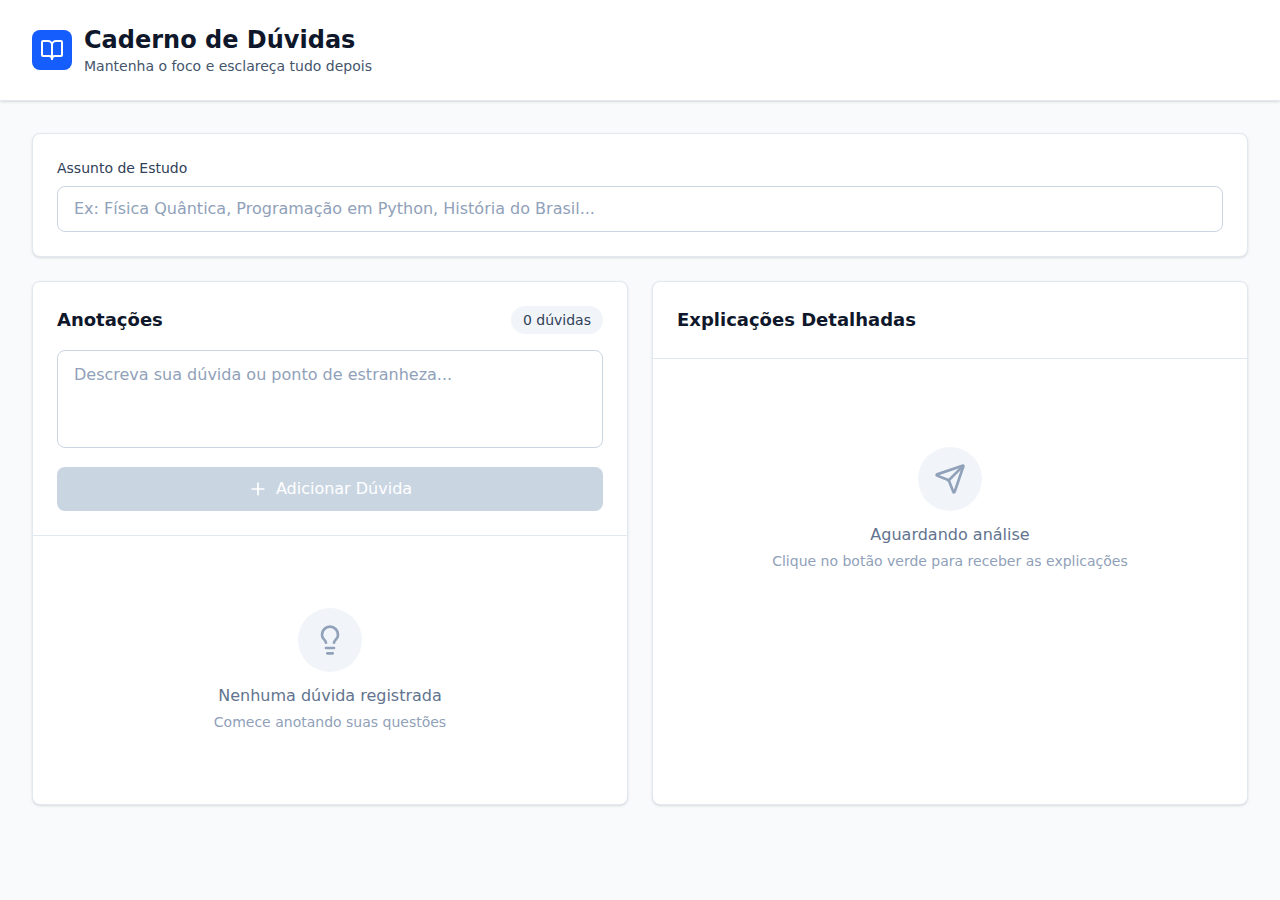
<file: caderno-duvidas/index.html>
<!doctype html>
<html lang="en">
  <head>
    <meta charset="UTF-8" />
    <link rel="icon" type="image/svg+xml" href="/caderno-duvidas/vite.svg" />
    <meta name="viewport" content="width=device-width, initial-scale=1.0" />
    <title>caderno-duvidas</title>
    <script type="module" crossorigin src="/caderno-duvidas/assets/index-WIFOu1gj.js"></script>
    <link rel="stylesheet" crossorigin href="/caderno-duvidas/assets/index-DLnvrBNp.css">
  </head>
  <body>
    <div id="root"></div>
  </body>
</html>
</file>
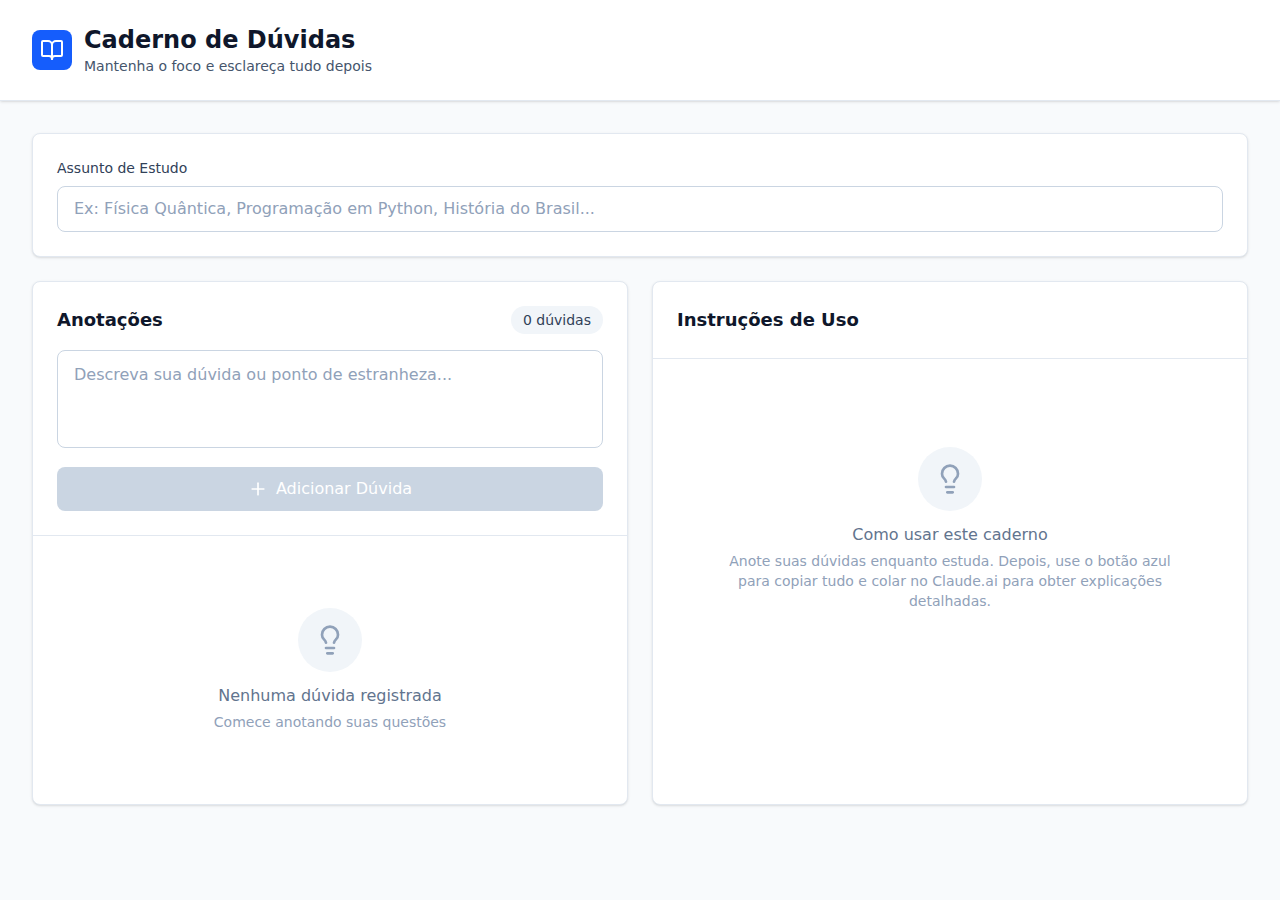
<file: caderno/index.html>
<!doctype html>
<html lang="en">
  <head>
    <meta charset="UTF-8" />
    <link rel="icon" type="image/svg+xml" href="/caderno/vite.svg" />
    <meta name="viewport" content="width=device-width, initial-scale=1.0" />
    <title>caderno-duvidas</title>
    <script type="module" crossorigin src="/caderno/assets/index-ewlcfqLQ.js"></script>
    <link rel="stylesheet" crossorigin href="/caderno/assets/index-CFJT4TY3.css">
  </head>
  <body>
    <div id="root"></div>
  </body>
</html>
</file>
<file: caderno-duvidas/assets/index-DLnvrBNp.css>
@layer properties{@supports ((-webkit-hyphens:none) and (not (margin-trim:inline))) or ((-moz-orient:inline) and (not (color:rgb(from red r g b)))){*,:before,:after,::backdrop{--tw-space-y-reverse:0;--tw-border-style:solid;--tw-leading:initial;--tw-font-weight:initial;--tw-shadow:0 0 #0000;--tw-shadow-color:initial;--tw-shadow-alpha:100%;--tw-inset-shadow:0 0 #0000;--tw-inset-shadow-color:initial;--tw-inset-shadow-alpha:100%;--tw-ring-color:initial;--tw-ring-shadow:0 0 #0000;--tw-inset-ring-color:initial;--tw-inset-ring-shadow:0 0 #0000;--tw-ring-inset:initial;--tw-ring-offset-width:0px;--tw-ring-offset-color:#fff;--tw-ring-offset-shadow:0 0 #0000}}}@layer theme{:root,:host{--font-sans:ui-sans-serif,system-ui,sans-serif,"Apple Color Emoji","Segoe UI Emoji","Segoe UI Symbol","Noto Color Emoji";--font-mono:ui-monospace,SFMono-Regular,Menlo,Monaco,Consolas,"Liberation Mono","Courier New",monospace;--color-red-600:oklch(57.7% .245 27.325);--color-emerald-600:oklch(59.6% .145 163.225);--color-emerald-700:oklch(50.8% .118 165.612);--color-blue-100:oklch(93.2% .032 255.585);--color-blue-500:oklch(62.3% .214 259.815);--color-blue-600:oklch(54.6% .245 262.881);--color-blue-700:oklch(48.8% .243 264.376);--color-slate-50:oklch(98.4% .003 247.858);--color-slate-100:oklch(96.8% .007 247.896);--color-slate-200:oklch(92.9% .013 255.508);--color-slate-300:oklch(86.9% .022 252.894);--color-slate-400:oklch(70.4% .04 256.788);--color-slate-500:oklch(55.4% .046 257.417);--color-slate-600:oklch(44.6% .043 257.281);--color-slate-700:oklch(37.2% .044 257.287);--color-slate-800:oklch(27.9% .041 260.031);--color-slate-900:oklch(20.8% .042 265.755);--color-white:#fff;--spacing:.25rem;--container-7xl:80rem;--text-xs:.75rem;--text-xs--line-height:calc(1/.75);--text-sm:.875rem;--text-sm--line-height:calc(1.25/.875);--text-lg:1.125rem;--text-lg--line-height:calc(1.75/1.125);--text-2xl:1.5rem;--text-2xl--line-height:calc(2/1.5);--font-weight-medium:500;--font-weight-semibold:600;--leading-relaxed:1.625;--radius-lg:.5rem;--animate-spin:spin 1s linear infinite;--default-transition-duration:.15s;--default-transition-timing-function:cubic-bezier(.4,0,.2,1);--default-font-family:var(--font-sans);--default-mono-font-family:var(--font-mono)}}@layer base{*,:after,:before,::backdrop{box-sizing:border-box;border:0 solid;margin:0;padding:0}::file-selector-button{box-sizing:border-box;border:0 solid;margin:0;padding:0}html,:host{-webkit-text-size-adjust:100%;-moz-tab-size:4;-o-tab-size:4;tab-size:4;line-height:1.5;font-family:var(--default-font-family,ui-sans-serif,system-ui,sans-serif,"Apple Color Emoji","Segoe UI Emoji","Segoe UI Symbol","Noto Color Emoji");font-feature-settings:var(--default-font-feature-settings,normal);font-variation-settings:var(--default-font-variation-settings,normal);-webkit-tap-highlight-color:transparent}hr{height:0;color:inherit;border-top-width:1px}abbr:where([title]){-webkit-text-decoration:underline dotted;text-decoration:underline dotted}h1,h2,h3,h4,h5,h6{font-size:inherit;font-weight:inherit}a{color:inherit;-webkit-text-decoration:inherit;text-decoration:inherit}b,strong{font-weight:bolder}code,kbd,samp,pre{font-family:var(--default-mono-font-family,ui-monospace,SFMono-Regular,Menlo,Monaco,Consolas,"Liberation Mono","Courier New",monospace);font-feature-settings:var(--default-mono-font-feature-settings,normal);font-variation-settings:var(--default-mono-font-variation-settings,normal);font-size:1em}small{font-size:80%}sub,sup{vertical-align:baseline;font-size:75%;line-height:0;position:relative}sub{bottom:-.25em}sup{top:-.5em}table{text-indent:0;border-color:inherit;border-collapse:collapse}:-moz-focusring{outline:auto}progress{vertical-align:baseline}summary{display:list-item}ol,ul,menu{list-style:none}img,svg,video,canvas,audio,iframe,embed,object{vertical-align:middle;display:block}img,video{max-width:100%;height:auto}button,input,select,optgroup,textarea{font:inherit;font-feature-settings:inherit;font-variation-settings:inherit;letter-spacing:inherit;color:inherit;opacity:1;background-color:#0000;border-radius:0}::file-selector-button{font:inherit;font-feature-settings:inherit;font-variation-settings:inherit;letter-spacing:inherit;color:inherit;opacity:1;background-color:#0000;border-radius:0}:where(select:is([multiple],[size])) optgroup{font-weight:bolder}:where(select:is([multiple],[size])) optgroup option{padding-inline-start:20px}::file-selector-button{margin-inline-end:4px}::-moz-placeholder{opacity:1}::placeholder{opacity:1}@supports (not (-webkit-appearance:-apple-pay-button)) or (contain-intrinsic-size:1px){::-moz-placeholder{color:currentColor}::placeholder{color:currentColor}@supports (color:color-mix(in lab,red,red)){::-moz-placeholder{color:color-mix(in oklab,currentcolor 50%,transparent)}::placeholder{color:color-mix(in oklab,currentcolor 50%,transparent)}}}textarea{resize:vertical}::-webkit-search-decoration{-webkit-appearance:none}::-webkit-date-and-time-value{min-height:1lh;text-align:inherit}::-webkit-datetime-edit{display:inline-flex}::-webkit-datetime-edit-fields-wrapper{padding:0}::-webkit-datetime-edit{padding-block:0}::-webkit-datetime-edit-year-field{padding-block:0}::-webkit-datetime-edit-month-field{padding-block:0}::-webkit-datetime-edit-day-field{padding-block:0}::-webkit-datetime-edit-hour-field{padding-block:0}::-webkit-datetime-edit-minute-field{padding-block:0}::-webkit-datetime-edit-second-field{padding-block:0}::-webkit-datetime-edit-millisecond-field{padding-block:0}::-webkit-datetime-edit-meridiem-field{padding-block:0}::-webkit-calendar-picker-indicator{line-height:1}:-moz-ui-invalid{box-shadow:none}button,input:where([type=button],[type=reset],[type=submit]){-webkit-appearance:button;-moz-appearance:button;appearance:button}::file-selector-button{-webkit-appearance:button;-moz-appearance:button;appearance:button}::-webkit-inner-spin-button{height:auto}::-webkit-outer-spin-button{height:auto}[hidden]:where(:not([hidden=until-found])){display:none!important}}@layer components;@layer utilities{.mx-auto{margin-inline:auto}.mt-1{margin-top:calc(var(--spacing)*1)}.mt-2{margin-top:calc(var(--spacing)*2)}.mt-3{margin-top:calc(var(--spacing)*3)}.mt-6{margin-top:calc(var(--spacing)*6)}.mb-2{margin-bottom:calc(var(--spacing)*2)}.mb-3{margin-bottom:calc(var(--spacing)*3)}.mb-4{margin-bottom:calc(var(--spacing)*4)}.mb-6{margin-bottom:calc(var(--spacing)*6)}.block{display:block}.flex{display:flex}.grid{display:grid}.inline-flex{display:inline-flex}.h-3{height:calc(var(--spacing)*3)}.h-4{height:calc(var(--spacing)*4)}.h-5{height:calc(var(--spacing)*5)}.h-6{height:calc(var(--spacing)*6)}.h-8{height:calc(var(--spacing)*8)}.h-12{height:calc(var(--spacing)*12)}.h-16{height:calc(var(--spacing)*16)}.max-h-96{max-height:calc(var(--spacing)*96)}.max-h-\[600px\]{max-height:600px}.min-h-screen{min-height:100vh}.w-3{width:calc(var(--spacing)*3)}.w-4{width:calc(var(--spacing)*4)}.w-5{width:calc(var(--spacing)*5)}.w-6{width:calc(var(--spacing)*6)}.w-8{width:calc(var(--spacing)*8)}.w-12{width:calc(var(--spacing)*12)}.w-16{width:calc(var(--spacing)*16)}.w-full{width:100%}.max-w-7xl{max-width:var(--container-7xl)}.max-w-none{max-width:none}.min-w-0{min-width:calc(var(--spacing)*0)}.flex-1{flex:1}.flex-shrink-0{flex-shrink:0}.animate-spin{animation:var(--animate-spin)}.resize-none{resize:none}.items-center{align-items:center}.justify-between{justify-content:space-between}.justify-center{justify-content:center}.gap-1\.5{gap:calc(var(--spacing)*1.5)}.gap-2{gap:calc(var(--spacing)*2)}.gap-3{gap:calc(var(--spacing)*3)}.gap-6{gap:calc(var(--spacing)*6)}:where(.space-y-2>:not(:last-child)){--tw-space-y-reverse:0;margin-block-start:calc(calc(var(--spacing)*2)*var(--tw-space-y-reverse));margin-block-end:calc(calc(var(--spacing)*2)*calc(1 - var(--tw-space-y-reverse)))}:where(.space-y-3>:not(:last-child)){--tw-space-y-reverse:0;margin-block-start:calc(calc(var(--spacing)*3)*var(--tw-space-y-reverse));margin-block-end:calc(calc(var(--spacing)*3)*calc(1 - var(--tw-space-y-reverse)))}.overflow-y-auto{overflow-y:auto}.rounded-full{border-radius:3.40282e38px}.rounded-lg{border-radius:var(--radius-lg)}.border{border-style:var(--tw-border-style);border-width:1px}.border-b{border-bottom-style:var(--tw-border-style);border-bottom-width:1px}.border-slate-200{border-color:var(--color-slate-200)}.border-slate-300{border-color:var(--color-slate-300)}.bg-blue-100{background-color:var(--color-blue-100)}.bg-blue-600{background-color:var(--color-blue-600)}.bg-emerald-600{background-color:var(--color-emerald-600)}.bg-slate-50{background-color:var(--color-slate-50)}.bg-slate-100{background-color:var(--color-slate-100)}.bg-white{background-color:var(--color-white)}.p-2{padding:calc(var(--spacing)*2)}.p-4{padding:calc(var(--spacing)*4)}.p-6{padding:calc(var(--spacing)*6)}.px-3{padding-inline:calc(var(--spacing)*3)}.px-4{padding-inline:calc(var(--spacing)*4)}.px-8{padding-inline:calc(var(--spacing)*8)}.py-1{padding-block:calc(var(--spacing)*1)}.py-2\.5{padding-block:calc(var(--spacing)*2.5)}.py-3{padding-block:calc(var(--spacing)*3)}.py-6{padding-block:calc(var(--spacing)*6)}.py-8{padding-block:calc(var(--spacing)*8)}.py-12{padding-block:calc(var(--spacing)*12)}.py-16{padding-block:calc(var(--spacing)*16)}.text-center{text-align:center}.text-2xl{font-size:var(--text-2xl);line-height:var(--tw-leading,var(--text-2xl--line-height))}.text-lg{font-size:var(--text-lg);line-height:var(--tw-leading,var(--text-lg--line-height))}.text-sm{font-size:var(--text-sm);line-height:var(--tw-leading,var(--text-sm--line-height))}.text-xs{font-size:var(--text-xs);line-height:var(--tw-leading,var(--text-xs--line-height))}.leading-relaxed{--tw-leading:var(--leading-relaxed);line-height:var(--leading-relaxed)}.font-medium{--tw-font-weight:var(--font-weight-medium);font-weight:var(--font-weight-medium)}.font-semibold{--tw-font-weight:var(--font-weight-semibold);font-weight:var(--font-weight-semibold)}.break-words{overflow-wrap:break-word}.whitespace-pre-wrap{white-space:pre-wrap}.text-blue-700{color:var(--color-blue-700)}.text-emerald-600{color:var(--color-emerald-600)}.text-slate-400{color:var(--color-slate-400)}.text-slate-500{color:var(--color-slate-500)}.text-slate-600{color:var(--color-slate-600)}.text-slate-700{color:var(--color-slate-700)}.text-slate-800{color:var(--color-slate-800)}.text-slate-900{color:var(--color-slate-900)}.text-white{color:var(--color-white)}.placeholder-slate-400::-moz-placeholder{color:var(--color-slate-400)}.placeholder-slate-400::placeholder{color:var(--color-slate-400)}.opacity-0{opacity:0}.shadow-sm{--tw-shadow:0 1px 3px 0 var(--tw-shadow-color,#0000001a),0 1px 2px -1px var(--tw-shadow-color,#0000001a);box-shadow:var(--tw-inset-shadow),var(--tw-inset-ring-shadow),var(--tw-ring-offset-shadow),var(--tw-ring-shadow),var(--tw-shadow)}.transition-all{transition-property:all;transition-timing-function:var(--tw-ease,var(--default-transition-timing-function));transition-duration:var(--tw-duration,var(--default-transition-duration))}.transition-colors{transition-property:color,background-color,border-color,outline-color,text-decoration-color,fill,stroke,--tw-gradient-from,--tw-gradient-via,--tw-gradient-to;transition-timing-function:var(--tw-ease,var(--default-transition-timing-function));transition-duration:var(--tw-duration,var(--default-transition-duration))}@media(hover:hover){.group-hover\:opacity-100:is(:where(.group):hover *){opacity:1}.hover\:border-slate-300:hover{border-color:var(--color-slate-300)}.hover\:bg-blue-700:hover{background-color:var(--color-blue-700)}.hover\:bg-emerald-700:hover{background-color:var(--color-emerald-700)}.hover\:bg-slate-50:hover{background-color:var(--color-slate-50)}.hover\:text-red-600:hover{color:var(--color-red-600)}.hover\:text-slate-600:hover{color:var(--color-slate-600)}}.focus\:border-transparent:focus{border-color:#0000}.focus\:ring-2:focus{--tw-ring-shadow:var(--tw-ring-inset,)0 0 0 calc(2px + var(--tw-ring-offset-width))var(--tw-ring-color,currentcolor);box-shadow:var(--tw-inset-shadow),var(--tw-inset-ring-shadow),var(--tw-ring-offset-shadow),var(--tw-ring-shadow),var(--tw-shadow)}.focus\:ring-blue-500:focus{--tw-ring-color:var(--color-blue-500)}.focus\:outline-none:focus{--tw-outline-style:none;outline-style:none}.disabled\:cursor-not-allowed:disabled{cursor:not-allowed}.disabled\:bg-slate-300:disabled{background-color:var(--color-slate-300)}@media(min-width:64rem){.lg\:grid-cols-2{grid-template-columns:repeat(2,minmax(0,1fr))}}}@property --tw-space-y-reverse{syntax:"*";inherits:false;initial-value:0}@property --tw-border-style{syntax:"*";inherits:false;initial-value:solid}@property --tw-leading{syntax:"*";inherits:false}@property --tw-font-weight{syntax:"*";inherits:false}@property --tw-shadow{syntax:"*";inherits:false;initial-value:0 0 #0000}@property --tw-shadow-color{syntax:"*";inherits:false}@property --tw-shadow-alpha{syntax:"<percentage>";inherits:false;initial-value:100%}@property --tw-inset-shadow{syntax:"*";inherits:false;initial-value:0 0 #0000}@property --tw-inset-shadow-color{syntax:"*";inherits:false}@property --tw-inset-shadow-alpha{syntax:"<percentage>";inherits:false;initial-value:100%}@property --tw-ring-color{syntax:"*";inherits:false}@property --tw-ring-shadow{syntax:"*";inherits:false;initial-value:0 0 #0000}@property --tw-inset-ring-color{syntax:"*";inherits:false}@property --tw-inset-ring-shadow{syntax:"*";inherits:false;initial-value:0 0 #0000}@property --tw-ring-inset{syntax:"*";inherits:false}@property --tw-ring-offset-width{syntax:"<length>";inherits:false;initial-value:0}@property --tw-ring-offset-color{syntax:"*";inherits:false;initial-value:#fff}@property --tw-ring-offset-shadow{syntax:"*";inherits:false;initial-value:0 0 #0000}@keyframes spin{to{transform:rotate(360deg)}}
</file>
<file: caderno/assets/index-CFJT4TY3.css>
@layer properties{@supports ((-webkit-hyphens:none) and (not (margin-trim:inline))) or ((-moz-orient:inline) and (not (color:rgb(from red r g b)))){*,:before,:after,::backdrop{--tw-space-y-reverse:0;--tw-border-style:solid;--tw-leading:initial;--tw-font-weight:initial;--tw-shadow:0 0 #0000;--tw-shadow-color:initial;--tw-shadow-alpha:100%;--tw-inset-shadow:0 0 #0000;--tw-inset-shadow-color:initial;--tw-inset-shadow-alpha:100%;--tw-ring-color:initial;--tw-ring-shadow:0 0 #0000;--tw-inset-ring-color:initial;--tw-inset-ring-shadow:0 0 #0000;--tw-ring-inset:initial;--tw-ring-offset-width:0px;--tw-ring-offset-color:#fff;--tw-ring-offset-shadow:0 0 #0000}}}@layer theme{:root,:host{--font-sans:ui-sans-serif,system-ui,sans-serif,"Apple Color Emoji","Segoe UI Emoji","Segoe UI Symbol","Noto Color Emoji";--font-mono:ui-monospace,SFMono-Regular,Menlo,Monaco,Consolas,"Liberation Mono","Courier New",monospace;--color-red-600:oklch(57.7% .245 27.325);--color-emerald-600:oklch(59.6% .145 163.225);--color-emerald-700:oklch(50.8% .118 165.612);--color-blue-100:oklch(93.2% .032 255.585);--color-blue-500:oklch(62.3% .214 259.815);--color-blue-600:oklch(54.6% .245 262.881);--color-blue-700:oklch(48.8% .243 264.376);--color-slate-50:oklch(98.4% .003 247.858);--color-slate-100:oklch(96.8% .007 247.896);--color-slate-200:oklch(92.9% .013 255.508);--color-slate-300:oklch(86.9% .022 252.894);--color-slate-400:oklch(70.4% .04 256.788);--color-slate-500:oklch(55.4% .046 257.417);--color-slate-600:oklch(44.6% .043 257.281);--color-slate-700:oklch(37.2% .044 257.287);--color-slate-800:oklch(27.9% .041 260.031);--color-slate-900:oklch(20.8% .042 265.755);--color-white:#fff;--spacing:.25rem;--container-md:28rem;--container-7xl:80rem;--text-xs:.75rem;--text-xs--line-height:calc(1/.75);--text-sm:.875rem;--text-sm--line-height:calc(1.25/.875);--text-lg:1.125rem;--text-lg--line-height:calc(1.75/1.125);--text-2xl:1.5rem;--text-2xl--line-height:calc(2/1.5);--font-weight-medium:500;--font-weight-semibold:600;--leading-relaxed:1.625;--radius-lg:.5rem;--animate-spin:spin 1s linear infinite;--default-transition-duration:.15s;--default-transition-timing-function:cubic-bezier(.4,0,.2,1);--default-font-family:var(--font-sans);--default-mono-font-family:var(--font-mono)}}@layer base{*,:after,:before,::backdrop{box-sizing:border-box;border:0 solid;margin:0;padding:0}::file-selector-button{box-sizing:border-box;border:0 solid;margin:0;padding:0}html,:host{-webkit-text-size-adjust:100%;-moz-tab-size:4;-o-tab-size:4;tab-size:4;line-height:1.5;font-family:var(--default-font-family,ui-sans-serif,system-ui,sans-serif,"Apple Color Emoji","Segoe UI Emoji","Segoe UI Symbol","Noto Color Emoji");font-feature-settings:var(--default-font-feature-settings,normal);font-variation-settings:var(--default-font-variation-settings,normal);-webkit-tap-highlight-color:transparent}hr{height:0;color:inherit;border-top-width:1px}abbr:where([title]){-webkit-text-decoration:underline dotted;text-decoration:underline dotted}h1,h2,h3,h4,h5,h6{font-size:inherit;font-weight:inherit}a{color:inherit;-webkit-text-decoration:inherit;text-decoration:inherit}b,strong{font-weight:bolder}code,kbd,samp,pre{font-family:var(--default-mono-font-family,ui-monospace,SFMono-Regular,Menlo,Monaco,Consolas,"Liberation Mono","Courier New",monospace);font-feature-settings:var(--default-mono-font-feature-settings,normal);font-variation-settings:var(--default-mono-font-variation-settings,normal);font-size:1em}small{font-size:80%}sub,sup{vertical-align:baseline;font-size:75%;line-height:0;position:relative}sub{bottom:-.25em}sup{top:-.5em}table{text-indent:0;border-color:inherit;border-collapse:collapse}:-moz-focusring{outline:auto}progress{vertical-align:baseline}summary{display:list-item}ol,ul,menu{list-style:none}img,svg,video,canvas,audio,iframe,embed,object{vertical-align:middle;display:block}img,video{max-width:100%;height:auto}button,input,select,optgroup,textarea{font:inherit;font-feature-settings:inherit;font-variation-settings:inherit;letter-spacing:inherit;color:inherit;opacity:1;background-color:#0000;border-radius:0}::file-selector-button{font:inherit;font-feature-settings:inherit;font-variation-settings:inherit;letter-spacing:inherit;color:inherit;opacity:1;background-color:#0000;border-radius:0}:where(select:is([multiple],[size])) optgroup{font-weight:bolder}:where(select:is([multiple],[size])) optgroup option{padding-inline-start:20px}::file-selector-button{margin-inline-end:4px}::-moz-placeholder{opacity:1}::placeholder{opacity:1}@supports (not (-webkit-appearance:-apple-pay-button)) or (contain-intrinsic-size:1px){::-moz-placeholder{color:currentColor}::placeholder{color:currentColor}@supports (color:color-mix(in lab,red,red)){::-moz-placeholder{color:color-mix(in oklab,currentcolor 50%,transparent)}::placeholder{color:color-mix(in oklab,currentcolor 50%,transparent)}}}textarea{resize:vertical}::-webkit-search-decoration{-webkit-appearance:none}::-webkit-date-and-time-value{min-height:1lh;text-align:inherit}::-webkit-datetime-edit{display:inline-flex}::-webkit-datetime-edit-fields-wrapper{padding:0}::-webkit-datetime-edit{padding-block:0}::-webkit-datetime-edit-year-field{padding-block:0}::-webkit-datetime-edit-month-field{padding-block:0}::-webkit-datetime-edit-day-field{padding-block:0}::-webkit-datetime-edit-hour-field{padding-block:0}::-webkit-datetime-edit-minute-field{padding-block:0}::-webkit-datetime-edit-second-field{padding-block:0}::-webkit-datetime-edit-millisecond-field{padding-block:0}::-webkit-datetime-edit-meridiem-field{padding-block:0}::-webkit-calendar-picker-indicator{line-height:1}:-moz-ui-invalid{box-shadow:none}button,input:where([type=button],[type=reset],[type=submit]){-webkit-appearance:button;-moz-appearance:button;appearance:button}::file-selector-button{-webkit-appearance:button;-moz-appearance:button;appearance:button}::-webkit-inner-spin-button{height:auto}::-webkit-outer-spin-button{height:auto}[hidden]:where(:not([hidden=until-found])){display:none!important}}@layer components;@layer utilities{.mx-auto{margin-inline:auto}.mt-1{margin-top:calc(var(--spacing)*1)}.mt-2{margin-top:calc(var(--spacing)*2)}.mt-3{margin-top:calc(var(--spacing)*3)}.mt-6{margin-top:calc(var(--spacing)*6)}.mb-2{margin-bottom:calc(var(--spacing)*2)}.mb-3{margin-bottom:calc(var(--spacing)*3)}.mb-4{margin-bottom:calc(var(--spacing)*4)}.mb-6{margin-bottom:calc(var(--spacing)*6)}.block{display:block}.flex{display:flex}.grid{display:grid}.inline-flex{display:inline-flex}.h-3{height:calc(var(--spacing)*3)}.h-4{height:calc(var(--spacing)*4)}.h-5{height:calc(var(--spacing)*5)}.h-6{height:calc(var(--spacing)*6)}.h-8{height:calc(var(--spacing)*8)}.h-12{height:calc(var(--spacing)*12)}.h-16{height:calc(var(--spacing)*16)}.max-h-96{max-height:calc(var(--spacing)*96)}.max-h-\[600px\]{max-height:600px}.min-h-screen{min-height:100vh}.w-3{width:calc(var(--spacing)*3)}.w-4{width:calc(var(--spacing)*4)}.w-5{width:calc(var(--spacing)*5)}.w-6{width:calc(var(--spacing)*6)}.w-8{width:calc(var(--spacing)*8)}.w-12{width:calc(var(--spacing)*12)}.w-16{width:calc(var(--spacing)*16)}.w-full{width:100%}.max-w-7xl{max-width:var(--container-7xl)}.max-w-md{max-width:var(--container-md)}.max-w-none{max-width:none}.min-w-0{min-width:calc(var(--spacing)*0)}.flex-1{flex:1}.flex-shrink-0{flex-shrink:0}.animate-spin{animation:var(--animate-spin)}.resize-none{resize:none}.items-center{align-items:center}.justify-between{justify-content:space-between}.justify-center{justify-content:center}.gap-1\.5{gap:calc(var(--spacing)*1.5)}.gap-2{gap:calc(var(--spacing)*2)}.gap-3{gap:calc(var(--spacing)*3)}.gap-6{gap:calc(var(--spacing)*6)}:where(.space-y-2>:not(:last-child)){--tw-space-y-reverse:0;margin-block-start:calc(calc(var(--spacing)*2)*var(--tw-space-y-reverse));margin-block-end:calc(calc(var(--spacing)*2)*calc(1 - var(--tw-space-y-reverse)))}:where(.space-y-3>:not(:last-child)){--tw-space-y-reverse:0;margin-block-start:calc(calc(var(--spacing)*3)*var(--tw-space-y-reverse));margin-block-end:calc(calc(var(--spacing)*3)*calc(1 - var(--tw-space-y-reverse)))}.overflow-y-auto{overflow-y:auto}.rounded-full{border-radius:3.40282e38px}.rounded-lg{border-radius:var(--radius-lg)}.border{border-style:var(--tw-border-style);border-width:1px}.border-b{border-bottom-style:var(--tw-border-style);border-bottom-width:1px}.border-slate-200{border-color:var(--color-slate-200)}.border-slate-300{border-color:var(--color-slate-300)}.bg-blue-100{background-color:var(--color-blue-100)}.bg-blue-600{background-color:var(--color-blue-600)}.bg-emerald-600{background-color:var(--color-emerald-600)}.bg-slate-50{background-color:var(--color-slate-50)}.bg-slate-100{background-color:var(--color-slate-100)}.bg-white{background-color:var(--color-white)}.p-2{padding:calc(var(--spacing)*2)}.p-4{padding:calc(var(--spacing)*4)}.p-6{padding:calc(var(--spacing)*6)}.px-3{padding-inline:calc(var(--spacing)*3)}.px-4{padding-inline:calc(var(--spacing)*4)}.px-8{padding-inline:calc(var(--spacing)*8)}.py-1{padding-block:calc(var(--spacing)*1)}.py-2\.5{padding-block:calc(var(--spacing)*2.5)}.py-3{padding-block:calc(var(--spacing)*3)}.py-6{padding-block:calc(var(--spacing)*6)}.py-8{padding-block:calc(var(--spacing)*8)}.py-12{padding-block:calc(var(--spacing)*12)}.py-16{padding-block:calc(var(--spacing)*16)}.text-center{text-align:center}.text-2xl{font-size:var(--text-2xl);line-height:var(--tw-leading,var(--text-2xl--line-height))}.text-lg{font-size:var(--text-lg);line-height:var(--tw-leading,var(--text-lg--line-height))}.text-sm{font-size:var(--text-sm);line-height:var(--tw-leading,var(--text-sm--line-height))}.text-xs{font-size:var(--text-xs);line-height:var(--tw-leading,var(--text-xs--line-height))}.leading-relaxed{--tw-leading:var(--leading-relaxed);line-height:var(--leading-relaxed)}.font-medium{--tw-font-weight:var(--font-weight-medium);font-weight:var(--font-weight-medium)}.font-semibold{--tw-font-weight:var(--font-weight-semibold);font-weight:var(--font-weight-semibold)}.break-words{overflow-wrap:break-word}.whitespace-pre-wrap{white-space:pre-wrap}.text-blue-700{color:var(--color-blue-700)}.text-emerald-600{color:var(--color-emerald-600)}.text-slate-400{color:var(--color-slate-400)}.text-slate-500{color:var(--color-slate-500)}.text-slate-600{color:var(--color-slate-600)}.text-slate-700{color:var(--color-slate-700)}.text-slate-800{color:var(--color-slate-800)}.text-slate-900{color:var(--color-slate-900)}.text-white{color:var(--color-white)}.placeholder-slate-400::-moz-placeholder{color:var(--color-slate-400)}.placeholder-slate-400::placeholder{color:var(--color-slate-400)}.opacity-0{opacity:0}.shadow-sm{--tw-shadow:0 1px 3px 0 var(--tw-shadow-color,#0000001a),0 1px 2px -1px var(--tw-shadow-color,#0000001a);box-shadow:var(--tw-inset-shadow),var(--tw-inset-ring-shadow),var(--tw-ring-offset-shadow),var(--tw-ring-shadow),var(--tw-shadow)}.transition-all{transition-property:all;transition-timing-function:var(--tw-ease,var(--default-transition-timing-function));transition-duration:var(--tw-duration,var(--default-transition-duration))}.transition-colors{transition-property:color,background-color,border-color,outline-color,text-decoration-color,fill,stroke,--tw-gradient-from,--tw-gradient-via,--tw-gradient-to;transition-timing-function:var(--tw-ease,var(--default-transition-timing-function));transition-duration:var(--tw-duration,var(--default-transition-duration))}@media(hover:hover){.group-hover\:opacity-100:is(:where(.group):hover *){opacity:1}.hover\:border-slate-300:hover{border-color:var(--color-slate-300)}.hover\:bg-blue-700:hover{background-color:var(--color-blue-700)}.hover\:bg-emerald-700:hover{background-color:var(--color-emerald-700)}.hover\:bg-slate-50:hover{background-color:var(--color-slate-50)}.hover\:text-red-600:hover{color:var(--color-red-600)}.hover\:text-slate-600:hover{color:var(--color-slate-600)}}.focus\:border-transparent:focus{border-color:#0000}.focus\:ring-2:focus{--tw-ring-shadow:var(--tw-ring-inset,)0 0 0 calc(2px + var(--tw-ring-offset-width))var(--tw-ring-color,currentcolor);box-shadow:var(--tw-inset-shadow),var(--tw-inset-ring-shadow),var(--tw-ring-offset-shadow),var(--tw-ring-shadow),var(--tw-shadow)}.focus\:ring-blue-500:focus{--tw-ring-color:var(--color-blue-500)}.focus\:outline-none:focus{--tw-outline-style:none;outline-style:none}.disabled\:cursor-not-allowed:disabled{cursor:not-allowed}.disabled\:bg-slate-300:disabled{background-color:var(--color-slate-300)}@media(min-width:64rem){.lg\:grid-cols-2{grid-template-columns:repeat(2,minmax(0,1fr))}}}@property --tw-space-y-reverse{syntax:"*";inherits:false;initial-value:0}@property --tw-border-style{syntax:"*";inherits:false;initial-value:solid}@property --tw-leading{syntax:"*";inherits:false}@property --tw-font-weight{syntax:"*";inherits:false}@property --tw-shadow{syntax:"*";inherits:false;initial-value:0 0 #0000}@property --tw-shadow-color{syntax:"*";inherits:false}@property --tw-shadow-alpha{syntax:"<percentage>";inherits:false;initial-value:100%}@property --tw-inset-shadow{syntax:"*";inherits:false;initial-value:0 0 #0000}@property --tw-inset-shadow-color{syntax:"*";inherits:false}@property --tw-inset-shadow-alpha{syntax:"<percentage>";inherits:false;initial-value:100%}@property --tw-ring-color{syntax:"*";inherits:false}@property --tw-ring-shadow{syntax:"*";inherits:false;initial-value:0 0 #0000}@property --tw-inset-ring-color{syntax:"*";inherits:false}@property --tw-inset-ring-shadow{syntax:"*";inherits:false;initial-value:0 0 #0000}@property --tw-ring-inset{syntax:"*";inherits:false}@property --tw-ring-offset-width{syntax:"<length>";inherits:false;initial-value:0}@property --tw-ring-offset-color{syntax:"*";inherits:false;initial-value:#fff}@property --tw-ring-offset-shadow{syntax:"*";inherits:false;initial-value:0 0 #0000}@keyframes spin{to{transform:rotate(360deg)}}
</file>
